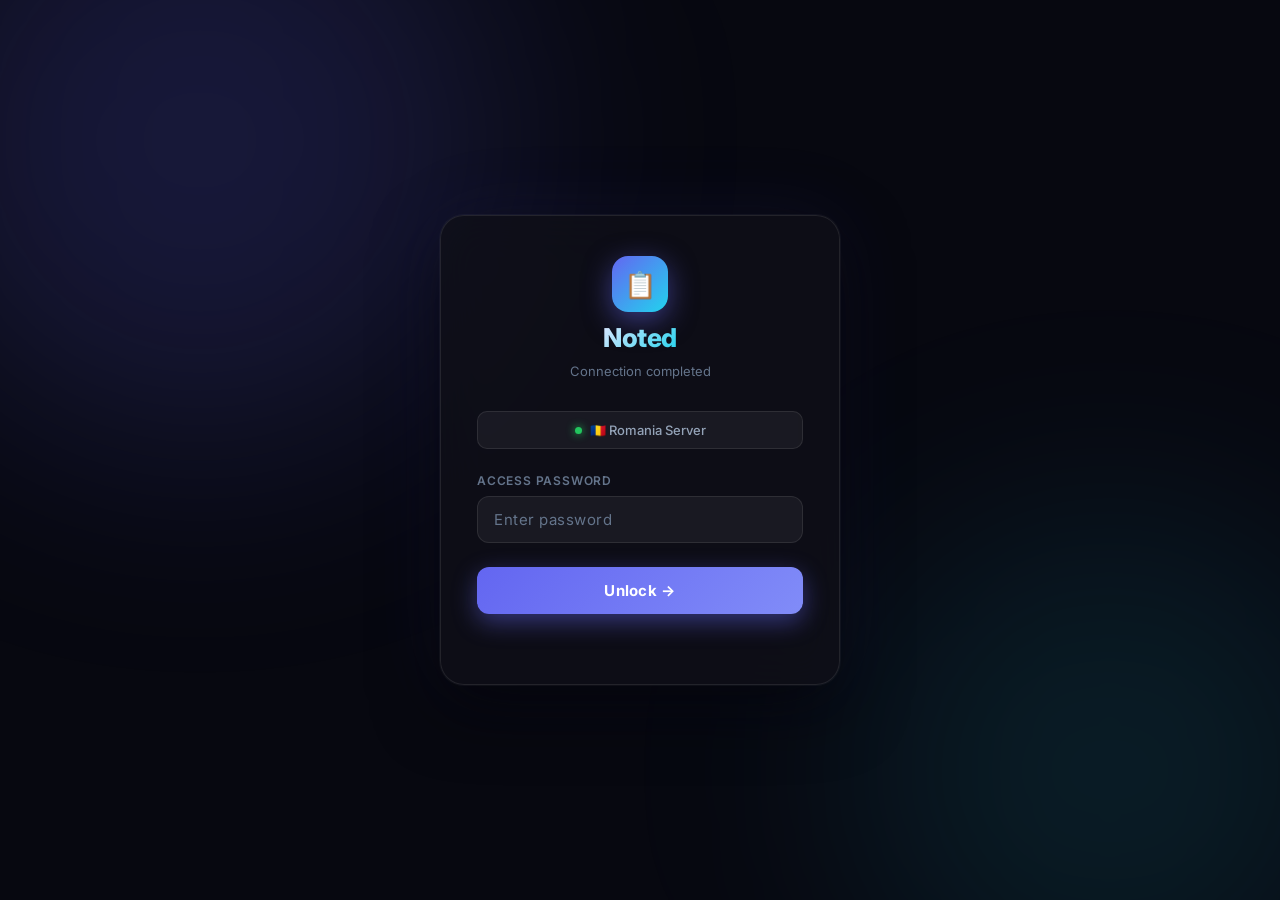
<file: index.html>
<!DOCTYPE html>
<html lang="en">
<head>
  <meta charset="UTF-8">
  <meta name="viewport" content="width=device-width, initial-scale=1.0">
  <title>Noted · Login</title>
  <link rel="stylesheet" href="style.css">
</head>
<body>

<div class="page">
  <div class="card">

    <!-- Brand -->
    <div class="brand">
      <div class="brand-icon">📋</div>
      <h1>Noted</h1>
      <p>Connection completed</p>
    </div>

    <!-- Server indicator -->
    <div class="server-tag">
      <div class="server-dot"></div>
      <span id="country">Connecting…</span>
    </div>

    <!-- Password field -->
    <div class="field">
      <label>Access Password</label>
      <div class="input-wrap">
        <input
          id="pass"
          type="password"
          placeholder="Enter password"
          autocomplete="off"
          spellcheck="false"
        >
      </div>
    </div>

    <button class="btn-login" onclick="login()">Unlock →</button>

    <p id="msg"></p>

  </div>
</div>

<script src="app.js"></script>
</body>
</html>
</file>
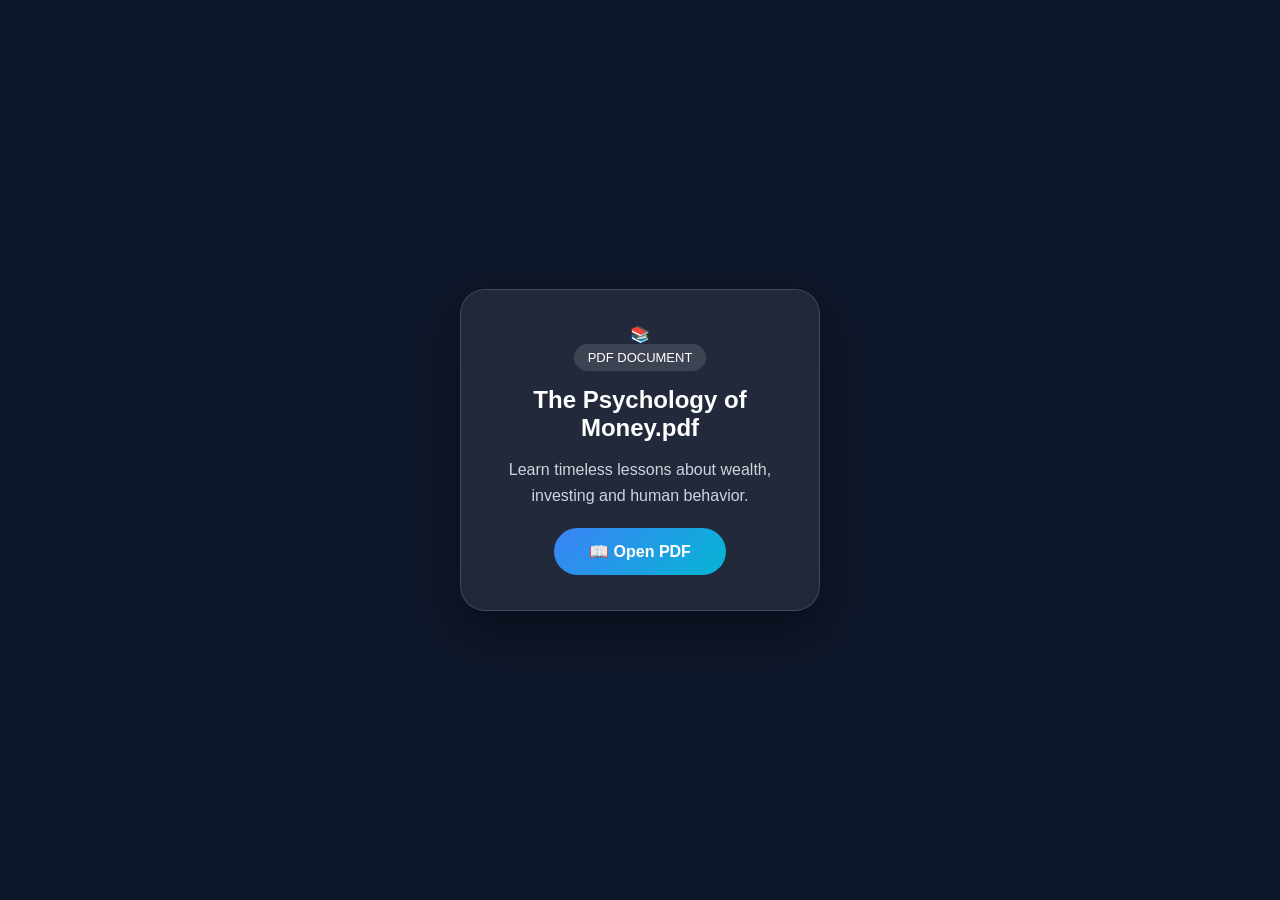
<file: pdf.html>
<!DOCTYPE html>
<html lang="en">
<head>
    <meta charset="UTF-8">
    <meta name="viewport" content="width=device-width, initial-scale=1.0">
    <title>The Psychology of Money</title>
    <link rel="stylesheet" href="pdf.css">
</head>
<body>

    <div class="bg"></div>

    <div class="container">
        <div class="card">

            <div class="icon">📚</div>

            <div class="badge">
                PDF DOCUMENT
            </div>

            <h1>The Psychology of Money.pdf</h1>

            <p>
                Learn timeless lessons about wealth,
                investing and human behavior.
            </p>

            <button id="openBtn">
                📖 Open PDF
            </button>

        </div>
    </div>

    <script src="pdf.js"></script>
</body>
</html>
</file>
<file: style.css>
/* ==========================================
   NOTED — LOGIN PAGE
   Deep space · Electric indigo · Glassmorphism
========================================== */

@import url('https://fonts.googleapis.com/css2?family=Inter:wght@300;400;500;600;700;800&display=swap');

:root {
  --bg:       #070810;
  --indigo:   #6366f1;
  --indigo-g: #818cf8;
  --cyan:     #22d3ee;
  --text:     #e2e8f0;
  --muted:    #64748b;
  --dim:      #94a3b8;
  --border:   rgba(255,255,255,0.09);
  --glass:    rgba(255,255,255,0.05);
}

*, *::before, *::after {
  margin: 0; padding: 0;
  box-sizing: border-box;
}

html, body {
  min-height: 100%;
  background: var(--bg);
  color: var(--text);
  font-family: 'Inter', system-ui, sans-serif;
  -webkit-font-smoothing: antialiased;
  overflow-x: hidden;
}

/* Ambient glow blobs */
body::before, body::after {
  content: '';
  position: fixed;
  border-radius: 50%;
  filter: blur(120px);
  pointer-events: none;
  z-index: 0;
}
body::before {
  width: 600px; height: 600px;
  top: -160px; left: -100px;
  background: rgba(99,102,241,0.18);
}
body::after {
  width: 500px; height: 500px;
  bottom: -120px; right: -80px;
  background: rgba(34,211,238,0.1);
}

/* ==========================================
   LAYOUT
========================================== */

.page {
  position: relative;
  z-index: 1;
  min-height: 100vh;
  display: flex;
  align-items: center;
  justify-content: center;
  padding: 40px 20px;
}

/* ==========================================
   CARD
========================================== */

.card {
  width: 100%;
  max-width: 400px;
  background: rgba(15,16,24,0.8);
  border: 1px solid var(--border);
  border-radius: 24px;
  padding: 40px 36px 36px;
  backdrop-filter: blur(24px);
  -webkit-backdrop-filter: blur(24px);
  box-shadow:
    0 0 0 1px rgba(255,255,255,0.04),
    0 24px 64px rgba(0,0,0,0.6),
    0 0 80px rgba(99,102,241,0.1);
}

/* ==========================================
   LOGO / BRAND
========================================== */

.brand {
  display: flex;
  flex-direction: column;
  align-items: center;
  gap: 10px;
  margin-bottom: 32px;
}

.brand-icon {
  width: 56px; height: 56px;
  border-radius: 16px;
  background: linear-gradient(135deg, var(--indigo), var(--cyan));
  display: flex; align-items: center; justify-content: center;
  font-size: 26px;
  box-shadow: 0 8px 28px rgba(99,102,241,0.5);
}

.brand h1 {
  font-size: 26px;
  font-weight: 800;
  letter-spacing: -0.5px;
  background: linear-gradient(135deg, #e0e7ff, var(--cyan));
  -webkit-background-clip: text;
  -webkit-text-fill-color: transparent;
  background-clip: text;
}

.brand p {
  font-size: 13px;
  color: var(--muted);
  font-weight: 400;
  text-align: center;
}

/* ==========================================
   SERVER TAG
========================================== */

.server-tag {
  display: flex;
  align-items: center;
  justify-content: center;
  gap: 8px;
  padding: 10px 16px;
  background: var(--glass);
  border: 1px solid var(--border);
  border-radius: 10px;
  margin-bottom: 24px;
}

.server-dot {
  width: 7px; height: 7px;
  border-radius: 50%;
  background: #22c55e;
  flex-shrink: 0;
  box-shadow: 0 0 8px #22c55e;
  animation: pulse 2s ease-in-out infinite;
}

@keyframes pulse {
  0%, 100% { opacity: 1; }
  50%       { opacity: 0.45; }
}

#country {
  font-size: 13px;
  font-weight: 500;
  color: var(--dim);
}

/* ==========================================
   FORM
========================================== */

.field {
  display: flex;
  flex-direction: column;
  gap: 8px;
  margin-bottom: 16px;
}

.field label {
  font-size: 12px;
  font-weight: 600;
  letter-spacing: 0.8px;
  text-transform: uppercase;
  color: var(--muted);
}

.input-wrap {
  position: relative;
}

.input-wrap input {
  width: 100%;
  padding: 13px 16px;
  background: rgba(255,255,255,0.05);
  border: 1px solid var(--border);
  border-radius: 12px;
  color: var(--text);
  font-family: inherit;
  font-size: 15px;
  font-weight: 500;
  outline: none;
  transition: border-color 0.2s, box-shadow 0.2s, background 0.2s;
  letter-spacing: 1.5px;
}

.input-wrap input::placeholder {
  color: var(--muted);
  letter-spacing: 0.5px;
  font-weight: 400;
}

.input-wrap input:focus {
  border-color: var(--indigo);
  background: rgba(99,102,241,0.07);
  box-shadow: 0 0 0 3px rgba(99,102,241,0.2);
}

/* ==========================================
   BUTTON
========================================== */

.btn-login {
  width: 100%;
  padding: 14px;
  margin-top: 8px;
  background: linear-gradient(135deg, var(--indigo), var(--indigo-g));
  border: none;
  border-radius: 12px;
  color: #fff;
  font-family: inherit;
  font-size: 15px;
  font-weight: 700;
  letter-spacing: 0.3px;
  cursor: pointer;
  transition: opacity 0.18s, transform 0.14s, box-shadow 0.18s;
  box-shadow: 0 8px 24px rgba(99,102,241,0.45);
}

.btn-login:hover {
  opacity: 0.88;
  transform: translateY(-1px);
  box-shadow: 0 12px 32px rgba(99,102,241,0.55);
}
.btn-login:active {
  transform: translateY(0);
  box-shadow: 0 4px 16px rgba(99,102,241,0.4);
}

/* ==========================================
   MESSAGE
========================================== */

#msg {
  min-height: 20px;
  text-align: center;
  font-size: 13px;
  font-weight: 500;
  margin-top: 14px;
  transition: color 0.2s;
}

/* ==========================================
   HINT
========================================== */

.hint {
  margin-top: 24px;
  padding-top: 20px;
  border-top: 1px solid var(--border);
  font-size: 11.5px;
  color: var(--muted);
  text-align: center;
  line-height: 1.7;
}

.hint code {
  background: rgba(255,255,255,0.07);
  border: 1px solid var(--border);
  padding: 2px 7px;
  border-radius: 5px;
  font-family: 'SF Mono', 'Fira Code', monospace;
  font-size: 11px;
  color: var(--cyan);
}

/* ==========================================
   RESPONSIVE
========================================== */

@media (max-width: 460px) {
  .card { padding: 32px 22px 28px; border-radius: 20px; }
  .brand h1 { font-size: 22px; }
}
</file>
<file: pdf.css>
*{
    margin:0;
    padding:0;
    box-sizing:border-box;
    font-family: "Segoe UI", sans-serif;
}

body{
    min-height:100vh;
    display:flex;
    justify-content:center;
    align-items:center;
    overflow:hidden;
    background:#0f172a;
}

.bg-animation{
    position:fixed;
    inset:0;
    background:
    radial-gradient(circle at 20% 20%, #3b82f6 0%, transparent 30%),
    radial-gradient(circle at 80% 30%, #06b6d4 0%, transparent 30%),
    radial-gradient(circle at 50% 80%, #8b5cf6 0%, transparent 30%);
    filter:blur(100px);
    animation:moveBg 10s infinite alternate ease-in-out;
}

.container{
    position:relative;
    z-index:2;
}

.card{
    width:360px;
    padding:35px;
    text-align:center;

    background:rgba(255,255,255,0.08);
    backdrop-filter:blur(15px);

    border:1px solid rgba(255,255,255,0.15);

    border-radius:25px;

    box-shadow:
    0 20px 50px rgba(0,0,0,.4);

    animation:fadeIn .8s ease;
}

.pdf-icon{
    font-size:70px;
    margin-bottom:15px;
    animation:float 3s infinite ease-in-out;
}

.badge{
    display:inline-block;
    padding:6px 14px;
    border-radius:50px;
    background:rgba(255,255,255,0.12);
    color:white;
    font-size:13px;
    margin-bottom:15px;
}

h1{
    color:white;
    font-size:24px;
    margin-bottom:15px;
}

p{
    color:#d1d5db;
    line-height:1.6;
    margin-bottom:20px;
}

#pdfLink{
    display:block;
    color:#60a5fa;
    margin-bottom:25px;
    text-decoration:none;
    word-break:break-word;
}

#pdfLink:hover{
    text-decoration:underline;
}

button{
    border:none;
    cursor:pointer;

    padding:14px 35px;

    border-radius:50px;

    color:white;
    font-size:16px;
    font-weight:600;

    background:
    linear-gradient(
        135deg,
        #3b82f6,
        #06b6d4
    );

    transition:.3s;
}

button:hover{
    transform:translateY(-3px) scale(1.05);
}

button:active{
    transform:scale(.95);
}

@keyframes float{
    0%,100%{
        transform:translateY(0);
    }
    50%{
        transform:translateY(-10px);
    }
}

@keyframes fadeIn{
    from{
        opacity:0;
        transform:translateY(40px);
    }
    to{
        opacity:1;
        transform:translateY(0);
    }
}

@keyframes moveBg{
    from{
        transform:scale(1);
    }
    to{
        transform:scale(1.2);
    }
}

@media(max-width:450px){

    .card{
        width:90vw;
        padding:28px;
    }

    h1{
        font-size:20px;
    }
}
</file>
